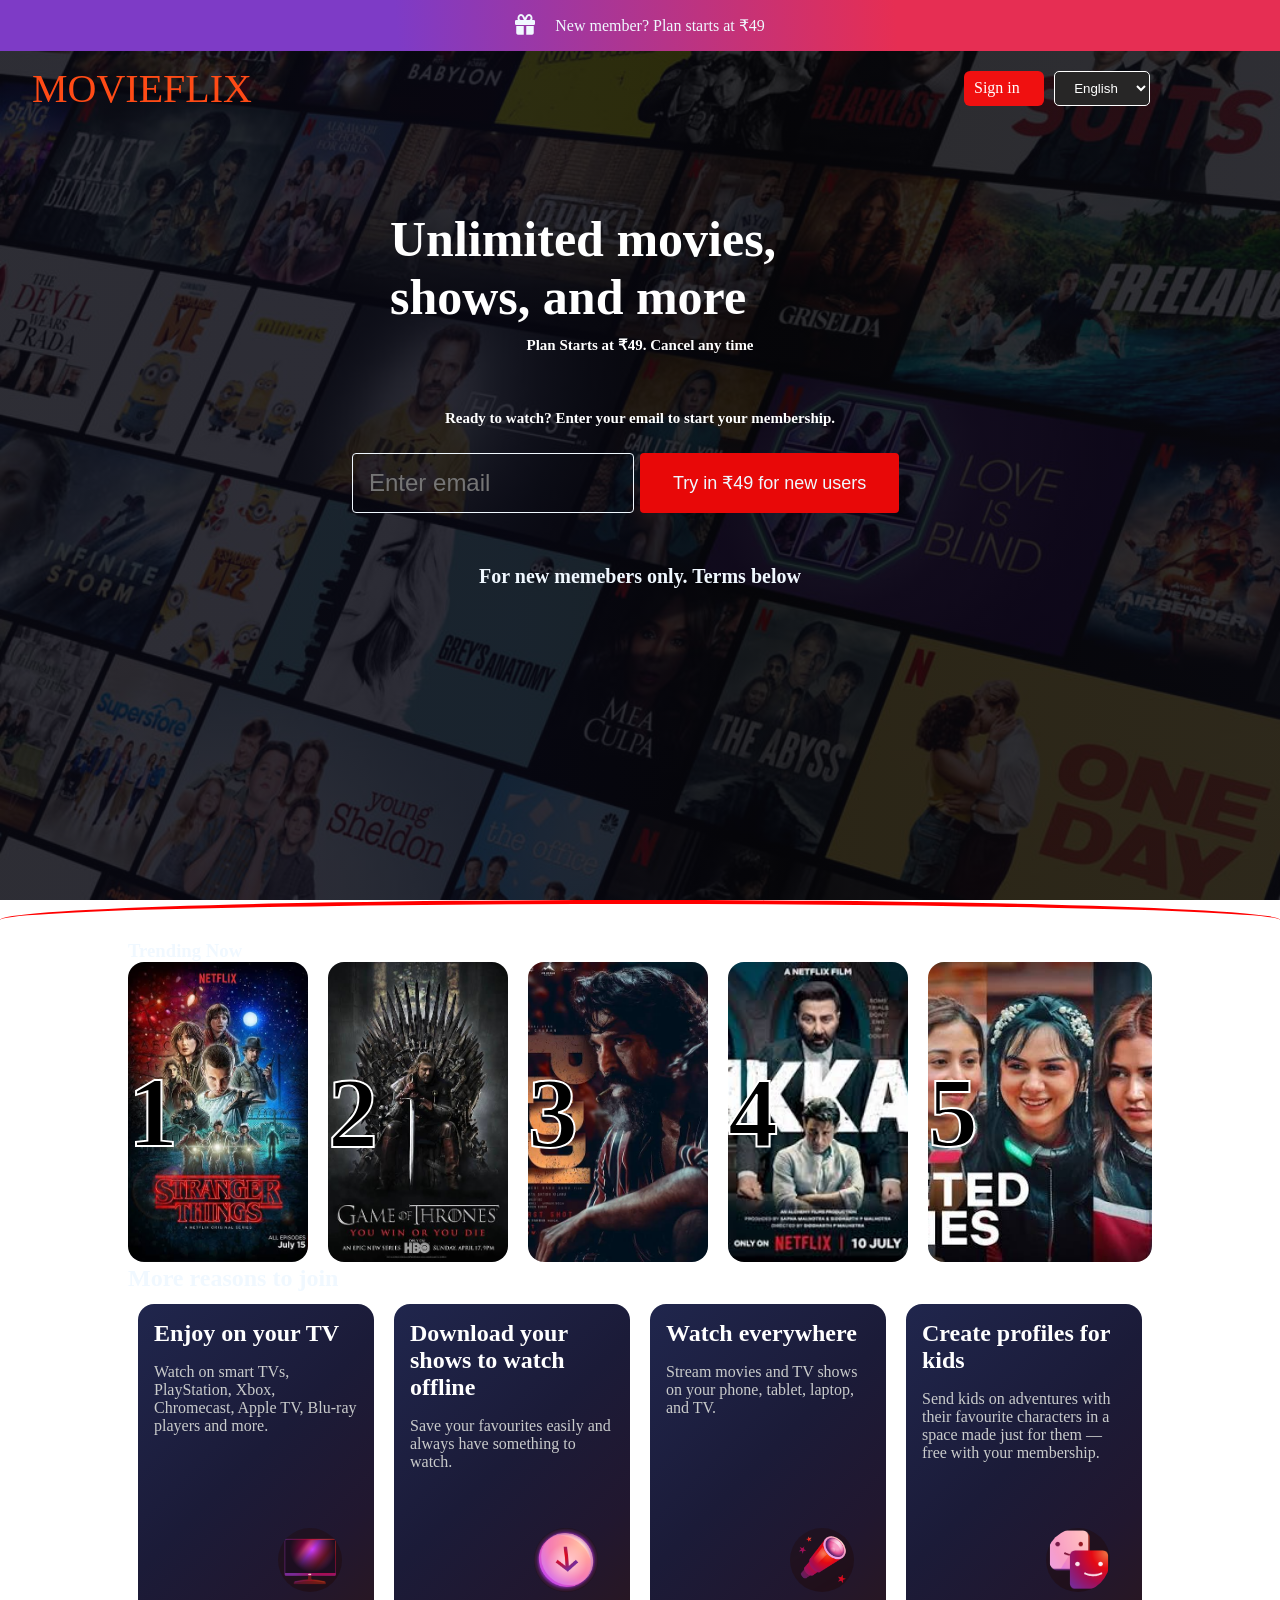
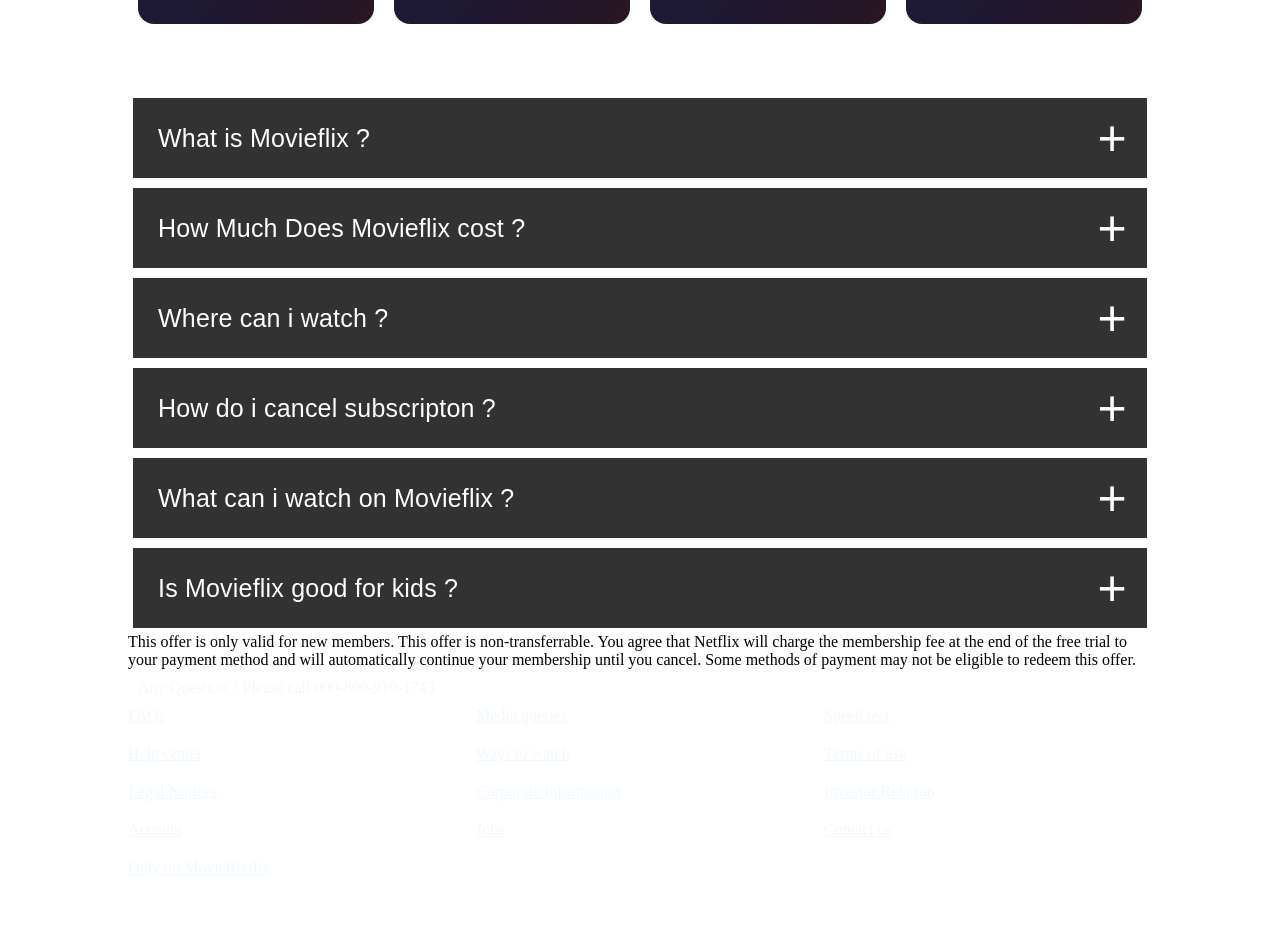
<file: index.html>
<!DOCTYPE html>
<html lang="en">
<head>
    <meta charset="UTF-8">
    <meta name="viewport" content="width=device-width, initial-scale=1.0">
    <title>Document</title>
    <link rel="stylesheet" href="index.css">
     <link rel="stylesheet"
      href="https://cdnjs.cloudflare.com/ajax/libs/font-awesome/6.5.2/css/all.min.css">
</head>
    <body>
             <div class="header11">
         <div class="imgcontainer11">  
            <!-- <img src="giftt.jpg" class="actimage11"> -->
             <i class="fa-solid fa-gift"></i>
         </div>
         <a href="loginpage.html">New member? Plan starts at &#8377;49</a>
      </div>
         <div class="page1">
            <div class="header">
      <div class="netflix-title">
         <p class="netflix-text">MOVIEFLIX</p>
      </div>
           <div class="headerfeature">
                <div class="signinbox">
                     <a class="actsignin" id="login-btn"> Sign In</a>
                      </div>
                <div class="languagebox"> 
                   <select name="language" id="language">
                    <option value="en">English</option>
                    <option value="hi">Hindi</option>
                   </select>
                </div>
            </div>
            
           </div>

        <div class="maincontainer">
           <div class="childcontainer">
          
          <div class="Mainheading">
          <h1>  Unlimited movies, shows, and more  </h1>
          </div>
           <p> Plan Starts at &#8377;49. Cancel any time </p>
           <br>
        </br>

           <div class="mid"> <p> Ready to watch? Enter your email to start your membership.</p>
              </div>
           <div class="inputcontainer"> 
             <div class="inputbox">  <input type="text" placeholder="Enter email" class="input-email"> </div>
             <div class="inputbox">  <button id="login-btn"> Try in &#8377;49 for new users </button> </div>
           </div>
          <div> 
            <h3>For new memebers only. Terms below</h3>
          </div>
           </div>

           </div>
         </div>
         <!-- page 1 content -->

         <div class="page2">
           <div class="redline"></div>
            <div class="headerbox"> 
               <h3 id="mainheading"> Trending Now </h3>
            </div>

            <div class="contentbox">
              
               <div class="boxpage2">
                  <img src="./images/st.jpg"  class="boxpage2img">
                  <span class="number">1</span>
               </div>
                 <div class="boxpage2">
                  <img src="./images/got.jpg"  class="boxpage2img">
                  <span class="number">2</span>
               </div>
                 <div class="boxpage2">
                  <img src="./images/peddi.jpeg"  class="boxpage2img">
                  <span class="number">3</span>
               </div>
                 <div class="boxpage2">
                  <img src="./images/ikka.jpeg"  class="boxpage2img">
                  <span class="number">4</span>
               </div>
                 <div class="boxpage2">
                  <img src="./images/lockup.jpeg"  class="boxpage2img">
                  <span class="number">5</span>
               </div>

            </div>
            <!-- full screen detail -->
             <div class="image-modal">
                   <span class="close-btnn">&times;</span>
                   <img class="modal-img">
                   <div class="modal-detail">
                     <div class="detail-top">
                        <span class="year">2026</span>
                        <span class="movie-type">Action</span>
                        <span class="ager"> U/A 13+</span>
                     </div>
                     <div class="detail-bottom">
                        Lorem ipsum dolor sit amet consectetur adipisicing elit. Placeat, facere!
                     </div>
                        <a class="detail-btn" href="loginpage.html" id="login-btn"> Try 14 days for  &#8377;0</a>
                   </div>

             </div>

          <div class="about">

          <div id="mainheading2"> 
            <h2> More reasons to join</h2>
          </div>

            <div class="reasontojoin">

           <div class="reasonbox">
           <div class="reasontext">
            <h2>Enjoy on your TV </h2>
            <p>  Watch on smart TVs, PlayStation, Xbox, Chromecast, Apple TV, Blu-ray players and more. 
                </p>
                    </div>
            <div class="reasonimgbox">
              
              <div class="imgposition">
             <img src="./images/tvclone.jpg" >
              </div>
            </div>
         </div>

           <div class="reasonbox">
           <div class="reasontext">
            <h2>Download your shows to watch offline </h2>
            <p> Save your favourites easily and always have something to watch.

            </p>
            </div>
            <div class="reasonimgbox">
               <div class="imgposition">
                <!-- <img src="reasonimg.jpeg" class="actreasonimg"> -->
                <img src="./images/downloadclone.png" alt="">

              </div>
            </div>


         </div>

           <div class="reasonbox">
           <div class="reasontext">
            <h2>Watch everywhere</h2>
            <p> Stream movies and TV shows on your phone, tablet, laptop, and TV.

            </p>
            </div>
                 <div class="reasonimgbox">
               <div class="imgposition">
                 <img src="./images/3rdimageclone.png" alt="">
              </div>
            </div>


         </div>

           <div class="reasonbox">
           <div class="reasontext">
            <h2> Create profiles for kids </h2>
            <p> Send kids on adventures with their favourite characters in a space made just for them — free with your membership.
            </p>
              </div>
            <div class="reasonimgbox">
               <div class="imgposition">
              <img src="./images/kidsclone.png" alt="">
              </div>
         </div>


         </div>


            </div>
            </div>
         </div>

         <!-- page 2 content -->

      <div class="page3">   
           
      <div class="page3header">
        <h2> Frequently Asked Question </h2>  
      </div>

      <div class="Questions">
      
         <div class="actquestion">
            <h2>What is Movieflix ?</h2>
            <i class="fa-solid fa-plus" id="plus-icon"></i> 
         </div>
         <div class="answer">
            Movieflix is a streaming service that offers a wide variety of award-winning TV shows, movies, anime, documentaries and more – on thousands of internet-connected devices.

You can watch as much as you want, whenever you want, without a single ad – all for one low monthly price. There's always something new to discover, and new TV shows and movies are added every week!
         </div>

         <div class="actquestion">
            <h2>  How Much Does Movieflix cost ?</h2>
             <i class="fa-solid fa-plus" id="plus-icon"></i>
         </div>
         <div class="answer">
            New members can try Movieflix for ₹49. After the free trial ends, your plan will automatically renew at the regular price depending on the plan you select. Plans range from ₹149 to ₹649.

Watch Movieflixflix on your smartphone, tablet, Smart TV, laptop or streaming device. No extra costs, cancel at anytime.
         </div>

         <div class="actquestion" > 
            <h2> Where can i watch ? </h2>
             <i class="fa-solid fa-plus" id="plus-icon"></i>
         </div>
         <div class="answer">
            Watch anywhere, anytime. Sign in with your Netflix account to watch instantly on the web at Movieflixflix.com from your personal computer or on any internet-connected device that offers the Movieflix app, including smart TVs, smartphones, tablets, streaming media players and game consoles.
You can also download your favourite shows with the iOS or Android app. Use downloads to watch while you're on the go and without an internet connection. Take Movieflix with you anywhere.
         </div>

         <div class="actquestion" > 
            <h2> How do i cancel subscripton ?</h2>
             <i class="fa-solid fa-plus" id="plus-icon"></i>
         </div>
         <div class="answer">
           <p> Movieflix is flexible. You can easily cancel your account online in two clicks. There are no cancellation fees – start or stop your account </p>

         </div>

         <div class="actquestion">
            <h2>  What can i watch on Movieflix ?</h2>
             <i class="fa-solid fa-plus" id="plus-icon"></i>
         </div>
         <div class="answer">
            Movieflix has an extensive library of feature films, documentaries, shows, anime, award-winning Netflix originals, and more. Watch as much as you want, anytime you want.
         </div>

         <div class="actquestion"> 
            <h2> Is Movieflix good for kids ? </h2>
             <i class="fa-solid fa-plus" id="plus-icon"></i>
         </div>
         <div class="answer">
            The Movieflix Kids experience is included in your membership to give parents control while kids enjoy family-friendly TV shows and films in their own space.

Kids profiles come with PIN-protected parental controls that let you restrict the maturity rating of content kids can watch and block specific titles you don’t want kids to see.
         </div>
        
          <div class="page3footer">  
            <p>This offer is only valid for new members. This offer is non-transferrable. You agree that Netflix will charge the membership fee at the end of the free trial to your payment method and will automatically continue your membership until you cancel. Some methods of payment may not be eligible to redeem this offer.</p>
          </div>
         </div>
         
        <!-- page 3 content -->
         <div class="page4"> 
            <div class="page4header"> 
           <p> Any Question ? Please call  <a> 000-800-919-1743</a></p>
            </div>

            <div class="specialfeaturs">
               <a >FAQs</a>
               <a >Media queries</a>
               <a> Speed test </a>
               <a href="">Help center </a>
               <a href="">Ways to watch</a>
               <a href="">Terms of use </a>
               <a href=""> Legal Notices</a>
               <a href="">Corporate Information</a>
               <a href=""> Investor Relation </a>
               <a href="">Account </a>
               <a href=""> Jobs</a>
               <a href="">Contact us</a>
               <a href="">Only on Movieflixflix</a>
         
        </div>
           <div class="page4footer">
             <p >© 2026 Nitin Maurya. Movieflix is an educational portfolio project -Not Affiliated with Netflix</p>
           </div>
            </div>
        </div>
        
        <script src="script.js"></script>
    </body>
    </html>
</file>
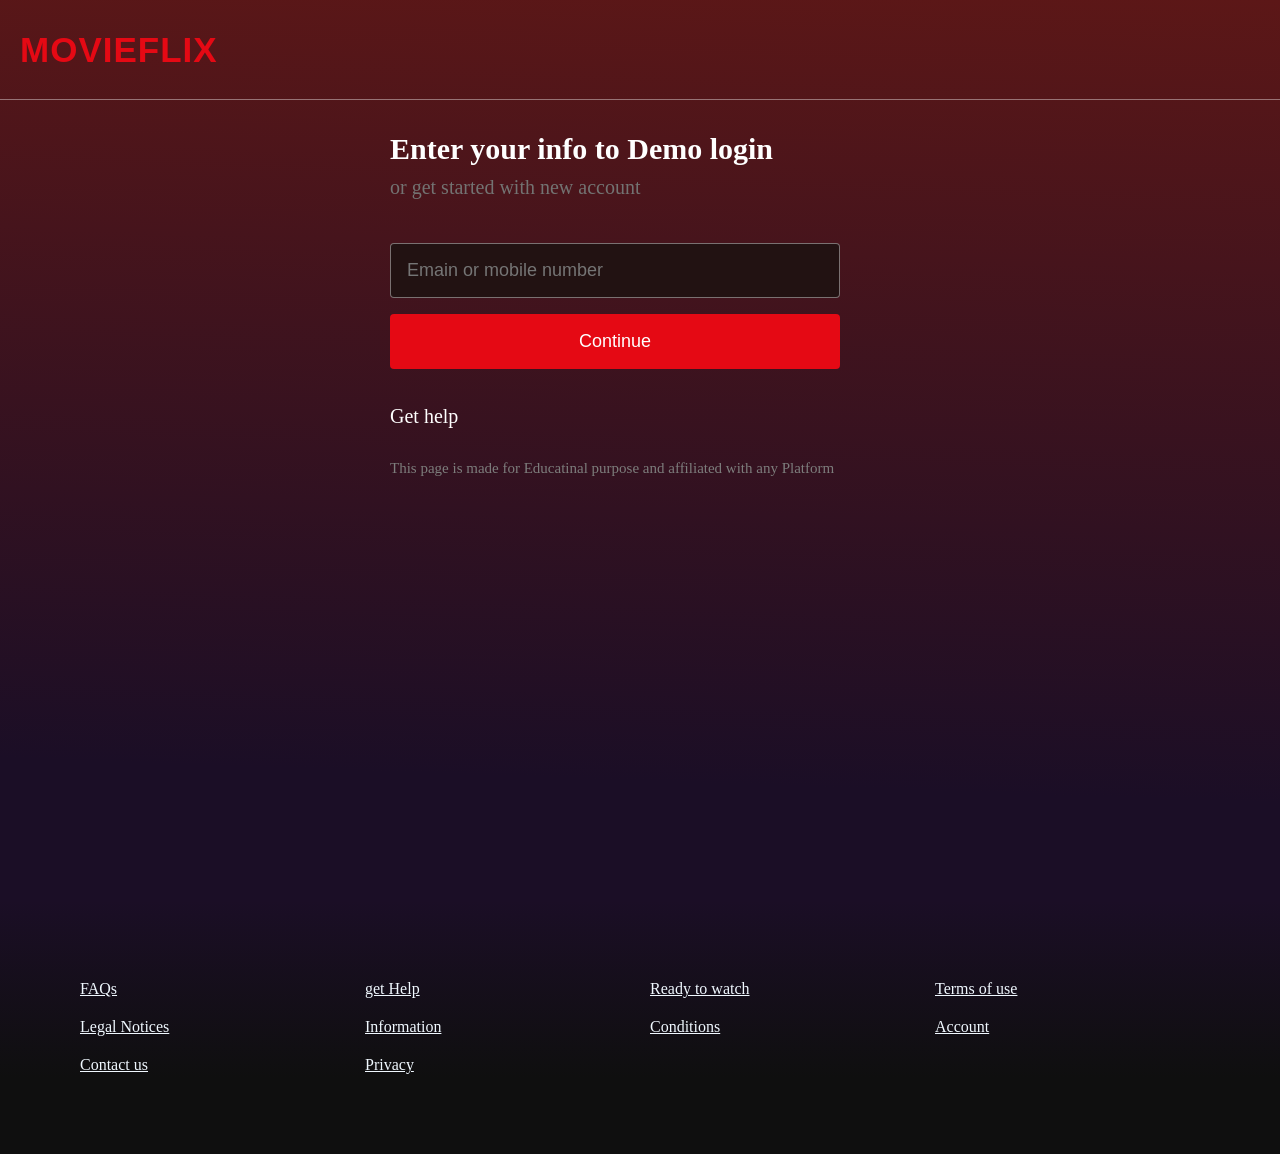
<file: loginpage.html>
<!DOCTYPE html>
 <html lang="en">
 <head>
    <meta charset="UTF-8">
    <meta name="viewport" content="width=device-width, initial-scale=1.0">
    <title>Login Page</title>
    <link rel="stylesheet" href="loginpage.css">
 </head>
 <body>
    <div class="page1">
    <div class="navbar">
        <h1>MOVIEFLIX</h1>
    </div>

    <div class="mid">
        <div class="mid-top">
            <h1>Enter your info to Demo login</h1>
            <p>or get started with new account</p>
        </div>
        <div class="mid-info">
            <div>
            <p class="error"></p>
            <input type="text" placeholder="Emain or mobile number" class="input">
            </div>
            <button class="input-btn">Continue</button>
        </div>
        <div class="mid-bottom">
         <a href="">Get help</a>
         <small>This page is made for Educatinal purpose and affiliated with any Platform</small>
        </div>
    </div>
    </div>

     <div class="footer">
               <a href="">FAQs</a>
               <a href=""> get Help</a>
               <a href="">Ready to watch</a>
               <a href="">Terms of use</a>
               <a href="">Legal Notices</a>
               <a href=""> Information</a>
               <a href=""> Conditions </a>
               <a href="">Account </a>
               <a href="">Contact us</a>
               <a href="">Privacy</a>  
        </div>
    

        <script src="login.js"></script>
 </body>
 </html>
</file>
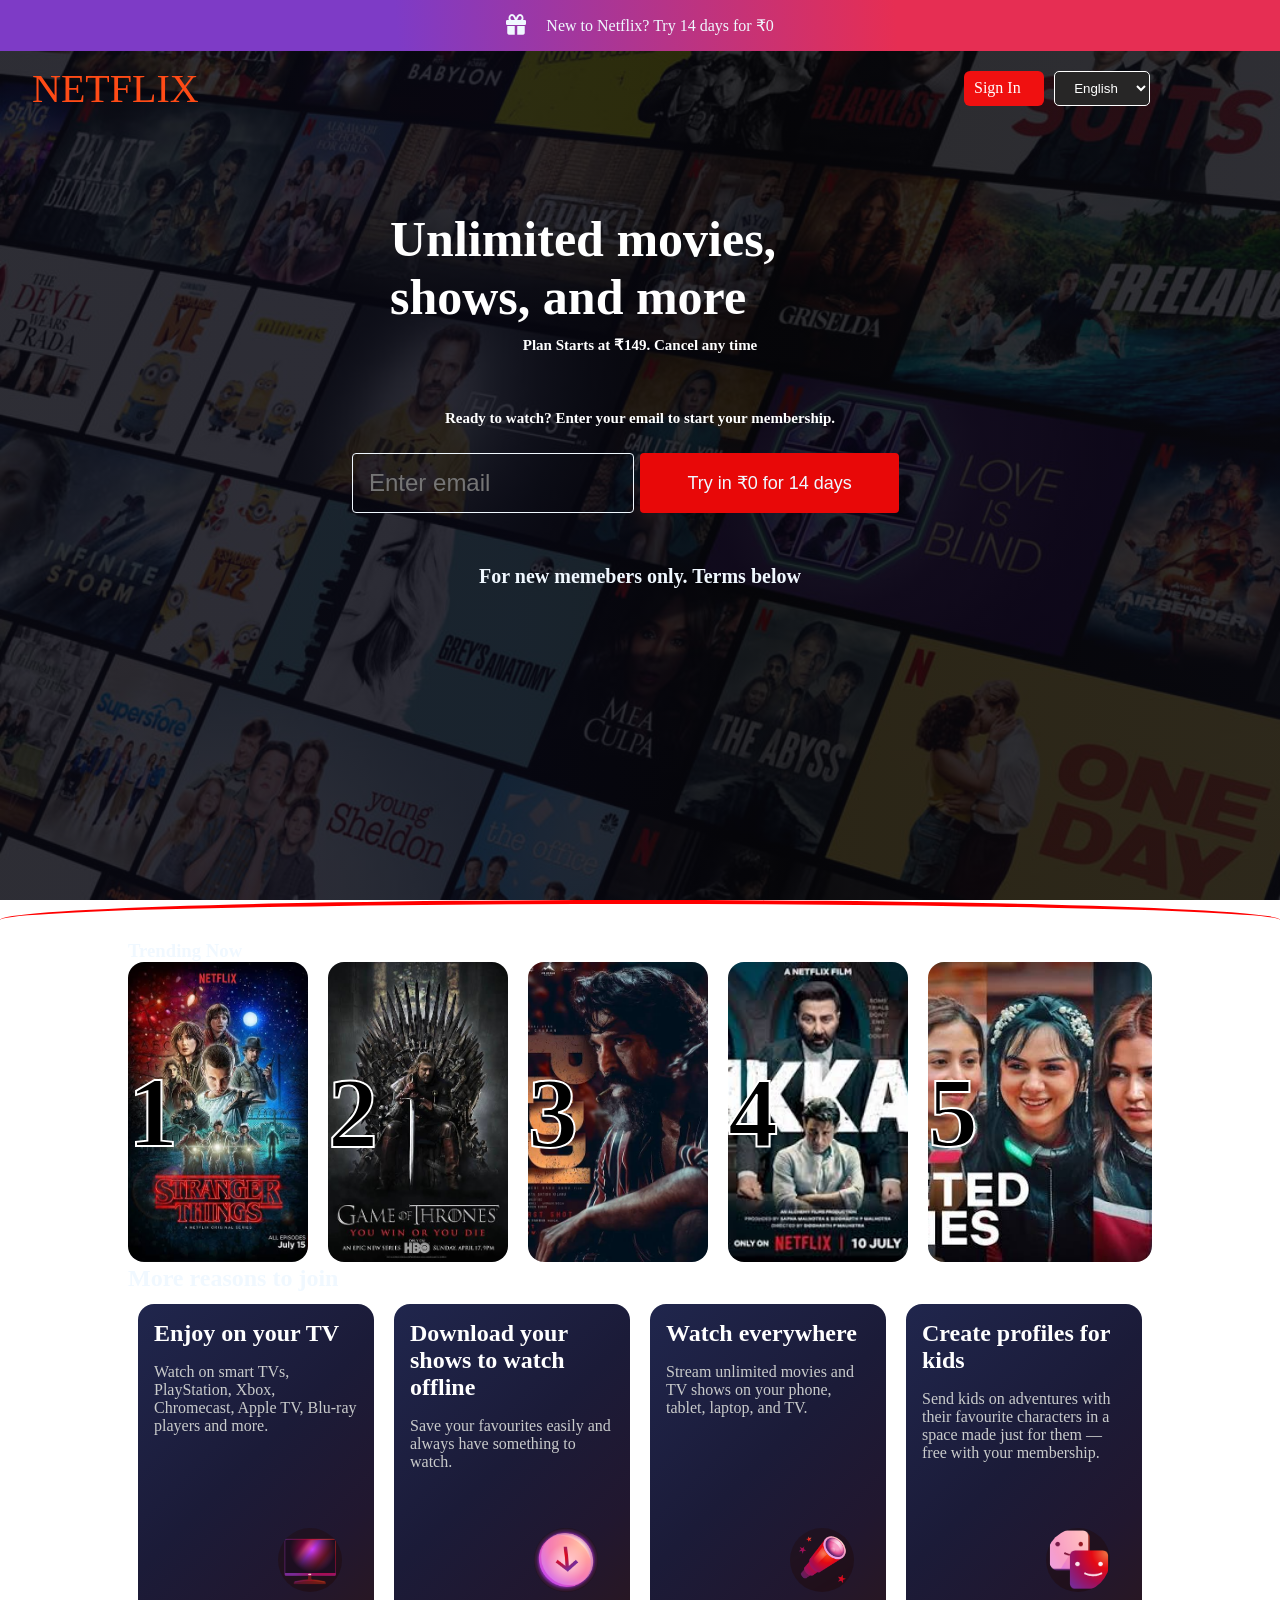
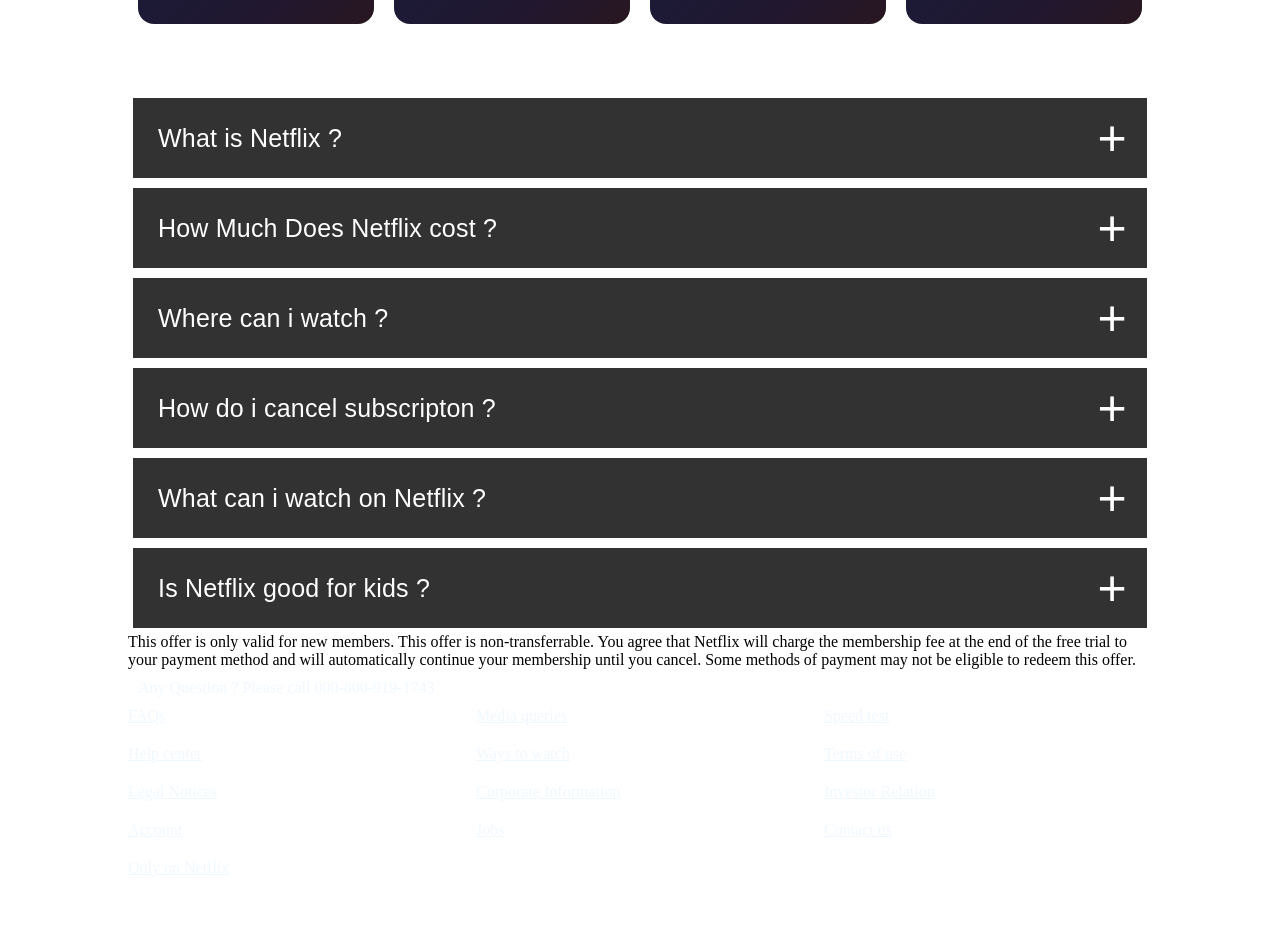
<file: Netflixclone.html>
<!DOCTYPE html>
<html lang="en">
<head>
    <meta charset="UTF-8">
    <meta name="viewport" content="width=device-width, initial-scale=1.0">
    <title>Document</title>
    <link rel="stylesheet" href="Netflixclone.css">
     <link rel="stylesheet"
      href="https://cdnjs.cloudflare.com/ajax/libs/font-awesome/6.5.2/css/all.min.css">
</head>
    <body>
             <div class="header11">
         <div class="imgcontainer11">  
            <!-- <img src="giftt.jpg" class="actimage11"> -->
             <i class="fa-solid fa-gift"></i>
         </div>
         <a href="loginpage.html"> New to Netflix? Try 14 days for &#8377;0</a>
      </div>
         <div class="page1">
            <div class="header">
      <div class="netflix-title">
         <p class="netflix-text">NETFLIX</p>
      </div>
           <div class="headerfeature">
                <div class="signinbox">
                     <a class="actsignin" href="loginpage.html"> Sign In</a>
                      </div>
                <div class="languagebox"> 
                   <select name="language" id="language">
                    <option value="en">English</option>
                    <option value="hi">Hindi</option>
                    <option value="fr">Marathi</option>
                    <option value="es">Bengali</option>
                    <option value="pj">Punjabi</option>
                   </select>
                </div>
            </div>
            
           </div>

        <div class="maincontainer">
           <div class="childcontainer">
          
          <div class="Mainheading">
          <h1>  Unlimited movies, shows, and more  </h1>
          </div>
           <p> Plan Starts at &#8377;149. Cancel any time</p>
           <br>
        </br>

           <div class="mid"> <p> Ready to watch? Enter your email to start your membership.</p>
              </div>
           <div class="inputcontainer"> 
             <div class="inputbox">  <input type="text" placeholder="Enter email" class="input-email"> </div>
             <div class="inputbox">  <button> Try in &#8377;0 for 14 days </button> </div>
           </div>
          <div> 
            <h3>For new memebers only. Terms below</h3>
          </div>
           </div>

           </div>
         </div>
         <!-- page 1 content -->

         <div class="page2">
           <div class="redline"></div>
            <div class="headerbox"> 
               <h3 id="mainheading"> Trending Now </h3>
            </div>

            <div class="contentbox">
              
               <div class="boxpage2">
                  <img src="./images/st.jpg"  class="boxpage2img">
                  <span class="number">1</span>
               </div>
                 <div class="boxpage2">
                  <img src="./images/got.jpg"  class="boxpage2img">
                  <span class="number">2</span>
               </div>
                 <div class="boxpage2">
                  <img src="./images/peddi.jpeg"  class="boxpage2img">
                  <span class="number">3</span>
               </div>
                 <div class="boxpage2">
                  <img src="./images/ikka.jpeg"  class="boxpage2img">
                  <span class="number">4</span>
               </div>
                 <div class="boxpage2">
                  <img src="./images/lockup.jpeg"  class="boxpage2img">
                  <span class="number">5</span>
               </div>

            </div>
            <!-- full screen detail -->
             <div class="image-modal">
                   <span class="close-btnn">&times;</span>
                   <img class="modal-img">
                   <div class="modal-detail">
                     <div class="detail-top">
                        <span class="year">2026</span>
                        <span class="movie-type">Action</span>
                        <span class="ager"> U/A 13+</span>
                     </div>
                     <div class="detail-bottom">
                        Lorem ipsum dolor sit amet consectetur adipisicing elit. Placeat, facere!
                     </div>
                        <a class="detail-btn" href="loginpage.html"> Try 14 days for  &#8377;0</a>
                   </div>

             </div>

          <div class="about">

          <div id="mainheading2"> 
            <h2> More reasons to join</h2>
          </div>

            <div class="reasontojoin">

           <div class="reasonbox">
           <div class="reasontext">
            <h2>Enjoy on your TV </h2>
            <p>  Watch on smart TVs, PlayStation, Xbox, Chromecast, Apple TV, Blu-ray players and more. 
                </p>
                    </div>
            <div class="reasonimgbox">
              
              <div class="imgposition">
             <img src="./images/tvclone.jpg" >
              </div>
            </div>
         </div>

           <div class="reasonbox">
           <div class="reasontext">
            <h2>Download your shows to watch offline </h2>
            <p> Save your favourites easily and always have something to watch.

            </p>
            </div>
            <div class="reasonimgbox">
               <div class="imgposition">
                <!-- <img src="reasonimg.jpeg" class="actreasonimg"> -->
                <img src="./images/downloadclone.png" alt="">

              </div>
            </div>


         </div>

           <div class="reasonbox">
           <div class="reasontext">
            <h2>Watch everywhere</h2>
            <p> Stream unlimited movies and TV shows on your phone, tablet, laptop, and TV.

            </p>
            </div>
                 <div class="reasonimgbox">
               <div class="imgposition">
                 <img src="./images/3rdimageclone.png" alt="">
              </div>
            </div>


         </div>

           <div class="reasonbox">
           <div class="reasontext">
            <h2> Create profiles for kids </h2>
            <p> Send kids on adventures with their favourite characters in a space made just for them — free with your membership.
            </p>
              </div>
            <div class="reasonimgbox">
               <div class="imgposition">
              <img src="./images/kidsclone.png" alt="">
              </div>
         </div>


         </div>


            </div>
            </div>
         </div>

         <!-- page 2 content -->

      <div class="page3">   
           
      <div class="page3header">
        <h2> Frequently Asked Question </h2>  
      </div>

      <div class="Questions">
      
         <div class="actquestion">
            <h2>What is Netflix ?</h2>
            <i class="fa-solid fa-plus" id="plus-icon"></i> 
         </div>
         <div class="answer">
            Netflix is a streaming service that offers a wide variety of award-winning TV shows, movies, anime, documentaries and more – on thousands of internet-connected devices.

You can watch as much as you want, whenever you want, without a single ad – all for one low monthly price. There's always something new to discover, and new TV shows and movies are added every week!
         </div>

         <div class="actquestion">
            <h2>  How Much Does Netflix cost ?</h2>
             <i class="fa-solid fa-plus" id="plus-icon"></i>
         </div>
         <div class="answer">
            New members can try 14 days of Netflix for ₹0. After the free trial ends, your plan will automatically renew at the regular price depending on the plan you select. Plans range from ₹149 to ₹649.

Watch Netflix on your smartphone, tablet, Smart TV, laptop or streaming device. No extra costs, cancel at anytime.
         </div>

         <div class="actquestion" > 
            <h2> Where can i watch ? </h2>
             <i class="fa-solid fa-plus" id="plus-icon"></i>
         </div>
         <div class="answer">
            Watch anywhere, anytime. Sign in with your Netflix account to watch instantly on the web at netflix.com from your personal computer or on any internet-connected device that offers the Netflix app, including smart TVs, smartphones, tablets, streaming media players and game consoles.
You can also download your favourite shows with the iOS or Android app. Use downloads to watch while you're on the go and without an internet connection. Take Netflix with you anywhere.
         </div>

         <div class="actquestion" > 
            <h2> How do i cancel subscripton ?</h2>
             <i class="fa-solid fa-plus" id="plus-icon"></i>
         </div>
         <div class="answer">
           <p> Netflix is flexible. You can easily cancel your account online in two clicks. There are no cancellation fees – start or stop your account </p>

         </div>

         <div class="actquestion">
            <h2>  What can i watch on Netflix ?</h2>
             <i class="fa-solid fa-plus" id="plus-icon"></i>
         </div>
         <div class="answer">
            Netflix has an extensive library of feature films, documentaries, shows, anime, award-winning Netflix originals, and more. Watch as much as you want, anytime you want.
         </div>

         <div class="actquestion"> 
            <h2> Is Netflix good for kids ? </h2>
             <i class="fa-solid fa-plus" id="plus-icon"></i>
         </div>
         <div class="answer">
            The Netflix Kids experience is included in your membership to give parents control while kids enjoy family-friendly TV shows and films in their own space.

Kids profiles come with PIN-protected parental controls that let you restrict the maturity rating of content kids can watch and block specific titles you don’t want kids to see.
         </div>
        
          <div class="page3footer">  
            <p>This offer is only valid for new members. This offer is non-transferrable. You agree that Netflix will charge the membership fee at the end of the free trial to your payment method and will automatically continue your membership until you cancel. Some methods of payment may not be eligible to redeem this offer.</p>
          </div>
         </div>
         
        <!-- page 3 content -->
         <div class="page4"> 
            <div class="page4header"> 
           <p> Any Question ? Please call  <a> 000-800-919-1743</a></p>
            </div>

            <div class="specialfeaturs">
               <a >FAQs</a>
               <a >Media queries</a>
               <a> Speed test </a>
               <a href="">Help center </a>
               <a href="">Ways to watch</a>
               <a href="">Terms of use </a>
               <a href=""> Legal Notices</a>
               <a href="">Corporate Information</a>
               <a href=""> Investor Relation </a>
               <a href="">Account </a>
               <a href=""> Jobs</a>
               <a href="">Contact us</a>
               <a href="">Only on Netflix</a>
         
        </div>
           <div class="page4footer">
             <p >© 2026 Nitin Maurya. Netflix Landing page project.</p>
           </div>
            </div>
        </div>
        




        <script src="script.js"></script>
    </body>
    </html>
</file>
<file: index.css>
*{
    margin: 0;
    padding: 0;
    box-sizing: border-box;
}
body{
    padding:0;
    margin:0;
    transition: all 400ms ease;
}
@view-transition{
   navigation:auto;
}
button{
    cursor: pointer;
}
.header11{
    width: 100%;
    height: 3.2rem;
    display: flex;
    position: fixed;
    z-index: 100;
    gap:20px;
    justify-content: center;
    align-items: center;
    background: #8A54C2;
    background: linear-gradient(86deg, rgb(126, 59, 198) 31%, rgb(230, 46, 83) 70%);
}
i{
    color: aliceblue;
    font-size: 20px;
}
a{
    color: aliceblue;
    font-family: fantasy;
    cursor: pointer;
    text-decoration: none;
}
.page1{
     background:linear-gradient(to right,rgba(9, 9, 18, 0.8), rgba(8, 8, 20, 0.8) 40%,rgba(6, 6, 10, 0.8)60%,rgba(10, 10, 17, 0.8)),
      url("./images/netflixbgimg.jpg");
    background-repeat: no repeat;
    background-size: cover;
    background-position: center;
    min-height: 100vh;
}
.header{
    width:100%;
    height: 10rem;
    display: flex;
    gap:15px;
    justify-content:space-between;
    align-items: center;     
}
.netflix-title{
    margin-top:1rem;
    margin-left: 2rem;
}
.netflix-text{
    font-size:40px;
    color: #ff4b16;
}
.headerfeature{
    margin-top: 1rem;
    margin-right: 1rem;
    display: flex;
    align-self:center;
    gap: 10px;
    height:35px;
    width:300px;
}
.signinbox{
 width:80px;
 border:none;
 border-radius:6px;
 display:flex;
 justify-content: center;
 align-items: center;
 background-color: rgb(240, 16, 16);

}  
.actsignin{
    display: flex;
    align-items: center;
    color:white;
    width: 60px;
    text-align: center;
}
#language{
    color: white;
    background: #272626;
    border: 1px solid white;
    border-radius: 5px;
    text-align: center;
    text-align-last: center;
    width:6rem;
    height:2.2rem;
}
.maincontainer{
   width:500px;
   height:70%;
   margin:0 auto;
   padding-top:50px;
}
.childcontainer{
   display: flex;
   flex-direction: column;
   justify-content: center;
   align-items: center;
}
.Mainheading{
    font-family: fantasy;
    color:white;
    font-size: 25px;
    font-weight: 900;
}
.childcontainer p{
     font-family:fantasy;
     color:white;
     padding: 10px;
     font-size: 15px;
     font-weight: bold;
}
.childcontainer h3{
    font-size: 20px;
    font-family: fantasy;
    color:aliceblue;
}
.input-email{
    border: 1px solid aliceblue;
    padding-left: 1rem;
    border-radius:4px;
    margin: 0 auto;
    width: 98%;
    height: 60%;
    font-size: 1.5rem;
    background-color: transparent;
    color:azure;
}
.inputcontainer{
    margin-top: 1rem;
    display: flex;
    width:36rem;
    height:7rem;
}
.inputbox{
    border-radius:4px;
    margin: 0 auto;
    width:99%;
    height:90%;
    font-size:1.5rem;
    background-color: transparent;
    color:azure;
}
.inputbox button{
     background-color: rgb(232, 8, 8);
     font-size:large;
     overflow: hidden;
     border-radius: 4px;
     color: aliceblue;
     height: 60%;
     width: 90%;
     border: none;
}
 .page2{
  background: 
  linear-gradient(to bottom,
  #06041f
  ),
  url("")
 }
 .redline{
    width: 100%;
    height: 40px;
    border-top: 4px solid red;
    border-radius:60%;
    box-shadow:0,0,10px red;
 }
 .headerbox{
   width:80%;
   margin: 0 auto;

 }
 #mainheading{
    font-family: fantasy;
    color: aliceblue;
 }
 #mainheading2{
    width:80%;
    margin: 0 auto;
    height: 2rem;
    display: flex;
    align-items: center;
}
#mainheading2 h2{
   font-family: fantasy;
   color: aliceblue;  
}
 .contentbox{
    width:80%;
    margin: auto;
    display: flex;
    gap:20px;
    overflow: hidden;
 }
 .boxpage2{
    position: relative;
    z-index: 1;
   min-width: 180px;
   height: 300px;
   display: flex;
   justify-items: center;
   align-items: center;
   transition: transform 0.3s ease;
 }
 .image-modal{
   display: none;
   position:fixed;
   inset:0;
   z-index: 1000;
   background: rgba(0,0,0,0.7);
   backdrop-filter:blur(6px);
   flex-direction: column;
   justify-content: center;
   align-items: center;
   height: 600px;
   width: 650px;
   margin: 2rem auto;
   border-radius: 8px;
 }
 .modal-img{
   position: absolute;
   width: 650px;
   height: 600px;
   object-fit: cover;
   border-radius: 8px;
 }
 .modal-detail{
   width: 100%;
   bottom:0px;
   height:600px;
   background: linear-gradient(to top,#181818 20%,transparent 100%);
   z-index:2000;
   display: flex;
   flex-direction: column; 
   justify-content:end;
 }
 .detail-top{
   margin-left:2rem;
 }
 .detail-bottom{
   margin: 2rem;
   margin-bottom:6rem;
   color: white;
 }
 .detail-btn{
   margin-bottom: 1rem;
   margin-left: 2rem;
   padding: 1rem;
   border: none;
   border-radius: 5px;
   background-color: #ff4b16;
   width:170px;
 }
 .detail-top span{
   border-radius:3px;
   background: #323232;
   color: #fff;
   font-size: smaller;
   padding:0.5rem;
   transition: all 300ms ease;
 }
 .detail-top span:hover{
   background: #272626;
 }
 .close-btnn{
   display: flex;
   justify-content: center;
   align-items: center;
   position:absolute;
   z-index:2001;
   height: 40px;
   width: 40px;
   font-size: 35px;
   border-radius: 50%;
   top: 15px;
   right: 15px;
   color:white;
   cursor: pointer;
   transition: all 300ms ease;
 }
 .close-btnn:hover{
   background:#565555;
 }
 .number{
    position: absolute;
    /* left: 60px;
    bottom:-10px; */
    font-family: fantasy;
    font-size: 100px;
    font-weight: bold;
    color: black;

    -webkit-text-stroke: 2px white;
 }
 .boxpage2:hover{
    cursor: pointer;
   transform: scale(1.07);
 }
 .boxpage2img{
    object-fit: cover;
    object-position: center;
    height: 100%;
    width:100%;
    border-radius: 1rem;
 }
 .reasontojoin{
    display: grid;
    grid-template-columns: repeat(4,1fr);
    width: 80%;
    margin: 0 auto;
    height: 100%;
 }
 @media (max-width: 1000px) {
    .reasontojoin{
        grid-template-columns: repeat(2,1fr);
    }
 }
 .reasonbox{
    display:grid;
    height:20rem;
    grid-template-rows: repeat(2,1fr);
    background: linear-gradient(135deg,#20264d 0%, #1b1b38 48%,#21172f 78%, #291721 100%);
    border-radius:1rem;
    margin: 10px;
    padding: 1rem;
 }
 .reasontext h2{
        font-family:fantasy;
        font-weight:bold;
        color:white;
        margin-bottom: 1rem;
 }
 .reasontext p{
        font-family:fantasy;
        color:rgb(201, 203, 203);
 }
 .reasonimgbox{
    display:flex; 
    justify-content:end;
    align-items: end;
 }
 .imgposition{
    height: 4rem;
    width: 4rem;
    overflow:hidden;
    margin: 1rem;
 }
 .imgposition img{
   object-fit: cover;
   height:100%;
   width: 100%;
   border-radius:50%;
 }
 .actreasonimg{
    object-fit: cover;
    height: 100%;
    width:100%;
 }
  .page3{
     background: 
     linear-gradient(to bottom,
         #020024
         ),
        url("")
        }
 .page3header{
    width:80%;
    margin: auto;
    padding: 1rem;
    font-family: fantasy;
    color:white;
 }

 .Questions{
    width:80%;
    display:grid;
    grid-template-columns: 1fr;
    margin:0 auto;
    overflow: none;
 }
 #plus-icon{
   transition: transform 0.3s ease;
 }
 #plus-icon.active{
   transform: rotate(45deg);
 }
 .answer{
    display: none;
    width:99%;
    margin: -2px auto;
    background: #323232;
    transition: all 400ms ease,padding 0.4s ease;
    font-size:25px;
    color:#fff;
    font-family: Arial, Helvetica, sans-serif;
    font-weight: 400;
    letter-spacing:0.2px;
    line-height: 1.4;
    padding: 20px 25px;
 }
 .actquestion.active +.answer{
    display: block;
    max-height: 400px;
    padding: 20px;
 }
 .actquestion{
    display: flex;
    justify-content:space-between;
    cursor: pointer;
    margin:5px;
    background-color: #323232;
    align-items: center;
    height: 5rem;
 }
 .actquestion:hover{
    background-color: rgb(76, 75, 75);
    transition-duration: 500ms;
    transition-timing-function: ease;
 }
 .actquestion i{
    font-size:50px;
    color:#fff;
    font-family: Arial, Helvetica, sans-serif;
    font-weight: 400;
    letter-spacing:0.2px;
    line-height: 1.4;
    margin-right: 20px;
 }
 .actquestion h2{
    font-size:25px;
    color:#fff;
    font-family: Arial, Helvetica, sans-serif;
    font-weight: 400;
    letter-spacing:0.2px;
    line-height: 1.4;
    padding: 20px 25px;
 }
.page4header p{
    color: aliceblue;
    width: 80%;
    padding: 10px;
    margin: auto;
}
.specialfeaturs{
    display:grid;
    grid-template-columns: repeat(auto-fit,minmax(250px,1fr));
    gap:20px;
    margin: 0 auto;
    width: 80%;
}
.specialfeaturs a{
    text-decoration: underline;
    color: aliceblue;
}
.specialfeaturs a:hover{
    color: blue;
    transition: all 300ms ease;
}
.page4footer{
    display: flex;
    justify-content: center;
    padding: 1rem;
    color: #fff;
}




@media(max-width:600px){
.page1{
    min-height: 100%;
}
.netflix-title{
    margin-top:1rem;
    margin-left:1rem;
    margin-right: 2rem;
}
.netflix-text{
    font-size:25px;
}
.maincontainer{
    display: flex;
    justify-content: center;
    align-items: center;
    padding-left: 2rem;
    width: 100%;
}
.childcontainer{
    width: 100%;
}
.Mainheading{
  font-size: 15px;
}
.inputcontainer{
    display: flex;
    flex-direction: column;
    align-items: center;
    justify-content: center;
    width: 100%;
    height: 8rem;
}
.inputbox{
    width:90%;
}
 .contentbox{
    width:80%;
    margin: auto;
    display: flex;
    gap:20px;
    overflow:scroll;
 }
 .boxpage2{
    position: relative;
    z-index: 1;
    min-width:100px;
    height:150px;
    display: flex;
    justify-items: center;
    align-items: center;
    transition: transform 0.3s ease;
 }
 .number{
    position: absolute;
    bottom: 20px;
    font-family: fantasy;
    font-size: 50px;
    font-weight: bold;
    color: black;
    -webkit-text-stroke: 2px white;
 }
 .boxpage2:hover{
    cursor: pointer;
    transform: scale(1.05);
 }
 .boxpage2img{
    object-fit: cover;
    object-position: center;
    height: 100%;
    width:100%;
    border-radius: 1rem;
 }
 #mainheading2{
    margin-top: 1.5rem;
    font-size: 13px;
 }
 .image-modal{
   height:400px;
   width:100%;
   margin: 6rem auto;
   border-radius: 8px;
 }
 .modal-img{
   position: absolute;
   width:100%;
   height: 400px;
   object-fit: cover;
   border-radius:8px;
 }
 .modal-detail{
   width: 100%;
   bottom:0px;
   height:400px;
   background: linear-gradient(to top,#181818 20%,transparent 100%);
   z-index:2000;
   display: flex;
   flex-direction: column; 
   justify-content:end;
 }
 .detail-top{
   margin-left:1rem;
 }
 .detail-bottom{
   margin-bottom: 4rem;
 }
 .detail-btn{
   padding: 0.6rem;
 }
 .close-btnn{
   top: 15px;
   right: 15px;
 }
.reasontojoin{
        grid-template-columns: repeat(1,1fr);
    }
.reasonbox{
    display:grid;
    margin: 5px auto;
    width: 100%;
    height:13rem;
    grid-template-rows: repeat(2,1fr);
 }
.page3header{
    padding-top: 1.5rem;
    padding-bottom: 1rem;
    font-size:11px;
 }
.actquestion{
    display: flex;
    justify-content:space-between;
    min-height:4rem ;
    margin: 5px;
 }
.Questions{
    width:90%;
    display:grid;
    grid-template-columns:1fr;
    margin:auto;
    overflow: none;
 }
 .actquestion i{
    font-size: 25px;
    margin-right: 10px;
 }
 .actquestion h2{
   font-size: 20px;
 }
 .answer{
   font-size: 18px;
 }
 .page3footer{
    margin-top: 1.5rem;
    margin-bottom: 1.5rem;
 }
 .specialfeaturs{
    gap: 15px;
}
}
</file>
<file: loginpage.css>
*{
    margin: 0;
    padding: 0;
    box-sizing: border-box;
}
body{
    padding: 0;
    margin: 0;
    background: #1b0e26;
    background: linear-gradient(2deg, rgba(27, 14, 38, 1) 33%, rgba(92, 23, 23, 1) 100%);
}
.navbar{
    height: 100px;
    width: 100%;
    display: flex;
    align-items: center;
    padding-left: 20px;
    position: relative;
    border-bottom: 1px solid rgba(255, 255, 255, 0.4);
}
.page1{
    height: 100vh;
}
.navbar h1{
    color:#e50914;
    font-size:35px;
    font-family: Arial, sans-serif;
    font-weight: 900;
    letter-spacing: 1px;
}
.mid{
    width:500px;
    margin: 0 auto;
}
.mid-top{
    margin-top: 2rem ;
    margin-bottom: 1.5rem;
    color: white;
}
.mid-top h1{
    font-family: fantasy;
    font-size: 30px;
}
.mid-top p{
    color: rgb(115, 115, 114);
    font-size: 20px;
    padding-top: 10px;
}
.mid-info{
    display: grid;
    width: 90%;
    grid-template-columns: 1fr;
    height: 150px;
}
.mid-info input{
    background:rgb(34, 18, 18);
    border-radius:4px;
    height: 55px;
    width: 100%;
    border: 1px solid rgba(255, 255, 255, 0.4);
    font-size:18px;
    padding-left: 1rem;
    color: rgb(100, 100, 100);
}
.error{
    font-family: fantasy;
    color: red;
    height:20px;
    margin-bottom: 0;
    padding: 0;
}
.mid-info button{
    margin-top:0.8rem;
    font-size:18px;
    color: white;
    height: 55px;
    background-color: #e50914;
    border: none;
    border-radius: 4px;
    cursor: pointer;
}
.mid-bottom{
    display: flex;
    flex-direction: column;
    margin-top: 2rem;
}
.mid-bottom a{
    text-decoration:none;
    color: white;
    font-size: 20px;
}
.mid-bottom small{
    margin-top: 2rem;
    font-size: 15px;
    color: rgb(125, 125, 124);
    font-family: fantasy;
}
.footer{
    background:linear-gradient(to top, #0f0f0f 30%, transparent 100%);
    display:grid;
    grid-template-columns: repeat(auto-fit,minmax(250px,1fr));
    gap:20px;
    padding:5rem;
    margin: 0 auto;
    width:100%;
}
.footer a{
    color: aliceblue;
}
.footer a:hover{
    color: blue;
    transition: all 300ms ease;
}
@media (max-width:600px){

.page1{
    height: 610px;
    position: relative;
    overflow: hidden;
    }
.navbar{
    height: 60px;
    width: 100%;
}
.navbar h1{
   font-size: 25px;
}
.mid{
    width:300px;
    margin: 0 auto;
}
.error{
    font-size: small;
}
.mid-top h1{
    font-size: 25px;
}
.mid-top{
    margin-top:3rem ;
    margin-bottom:2rem;
}
.footer{
    display:grid;
    grid-template-columns: repeat(auto-fit,minmax(150px,1fr));
    gap:20px;
    padding:2rem;
    margin: 0 auto;
    width:100%;
}
}
</file>
<file: Netflixclone.css>
*{
    margin: 0;
    padding: 0;
    box-sizing: border-box;
}
body{
    padding:0;
    margin:0;
    transition: all 400ms ease;
}
@view-transition{
   navigation:auto;
}
button{
    cursor: pointer;
}
.header11{
    width: 100%;
    height: 3.2rem;
    display: flex;
    position: fixed;
    z-index: 100;
    gap:20px;
    justify-content: center;
    align-items: center;
    background: #8A54C2;
    background: linear-gradient(86deg, rgb(126, 59, 198) 31%, rgb(230, 46, 83) 70%);
}
i{
    color: aliceblue;
    font-size: 20px;
}
a{
    color: aliceblue;
    font-family: fantasy;
    cursor: pointer;
    text-decoration: none;
}
.page1{
     background:linear-gradient(to right,rgba(9, 9, 18, 0.8), rgba(8, 8, 20, 0.8) 40%,rgba(6, 6, 10, 0.8)60%,rgba(10, 10, 17, 0.8)),
      url("./images/netflixbgimg.jpg");
    background-repeat: no repeat;
    background-size: cover;
    background-position: center;
    min-height: 100vh;
}
.header{
    width:100%;
    height: 10rem;
    display: flex;
    gap:15px;
    justify-content:space-between;
    align-items: center;     
}
.netflix-title{
    margin-top:1rem;
    margin-left: 2rem;
}
.netflix-text{
    font-size:40px;
    color: #ff4b16;
}
.headerfeature{
    margin-top: 1rem;
    margin-right: 1rem;
    display: flex;
    align-self:center;
    gap: 10px;
    height:35px;
    width:300px;
}
.signinbox{
 width:80px;
 border:none;
 border-radius:6px;
 display:flex;
 justify-content: center;
 align-items: center;
 background-color: rgb(240, 16, 16);

}  
.actsignin{
    display: flex;
    align-items: center;
    color:white;
    width: 60px;
    text-align: center;
}
#language{
    color: white;
    background: #272626;
    border: 1px solid white;
    border-radius: 5px;
    text-align: center;
    text-align-last: center;
    width:6rem;
    height:2.2rem;
}
.maincontainer{
   width:500px;
   height:70%;
   margin:0 auto;
   padding-top:50px;
}
.childcontainer{
   display: flex;
   flex-direction: column;
   justify-content: center;
   align-items: center;
}
.Mainheading{
    font-family: fantasy;
    color:white;
    font-size: 25px;
    font-weight: 900;
}
.childcontainer p{
     font-family:fantasy;
     color:white;
     padding: 10px;
     font-size: 15px;
     font-weight: bold;
}
.childcontainer h3{
    font-size: 20px;
    font-family: fantasy;
    color:aliceblue;
}
.input-email{
    border: 1px solid aliceblue;
    padding-left: 1rem;
    border-radius:4px;
    margin: 0 auto;
    width: 98%;
    height: 60%;
    font-size: 1.5rem;
    background-color: transparent;
    color:azure;
}
.inputcontainer{
    margin-top: 1rem;
    display: flex;
    width:36rem;
    height:7rem;
}
.inputbox{
    border-radius:4px;
    margin: 0 auto;
    width:99%;
    height:90%;
    font-size:1.5rem;
    background-color: transparent;
    color:azure;
}
.inputbox button{
     background-color: rgb(232, 8, 8);
     font-size:large;
     overflow: hidden;
     border-radius: 4px;
     color: aliceblue;
     height: 60%;
     width: 90%;
     border: none;
}
 .page2{
  background: 
  linear-gradient(to bottom,
  #06041f
  ),
  url("")
 }
 .redline{
    width: 100%;
    height: 40px;
    border-top: 4px solid red;
    border-radius:60%;
    box-shadow:0,0,10px red;
 }
 .headerbox{
   width:80%;
   margin: 0 auto;

 }
 #mainheading{
    font-family: fantasy;
    color: aliceblue;
 }
 #mainheading2{
    width:80%;
    margin: 0 auto;
    height: 2rem;
    display: flex;
    align-items: center;
}
#mainheading2 h2{
   font-family: fantasy;
   color: aliceblue;  
}
 .contentbox{
    width:80%;
    margin: auto;
    display: flex;
    gap:20px;
    overflow: hidden;
 }
 .boxpage2{
    position: relative;
    z-index: 1;
   min-width: 180px;
   height: 300px;
   display: flex;
   justify-items: center;
   align-items: center;
   transition: transform 0.3s ease;
 }
 .image-modal{
   display: none;
   position:fixed;
   inset:0;
   z-index: 1000;
   background: rgba(0,0,0,0.7);
   backdrop-filter:blur(6px);
   flex-direction: column;
   justify-content: center;
   align-items: center;
   height: 600px;
   width: 650px;
   margin: 2rem auto;
   border-radius: 8px;
 }
 .modal-img{
   position: absolute;
   width: 650px;
   height: 600px;
   object-fit: cover;
   border-radius: 8px;
 }
 .modal-detail{
   width: 100%;
   bottom:0px;
   height:600px;
   background: linear-gradient(to top,#181818 20%,transparent 100%);
   z-index:2000;
   display: flex;
   flex-direction: column; 
   justify-content:end;
 }
 .detail-top{
   margin-left:2rem;
 }
 .detail-bottom{
   margin: 2rem;
   margin-bottom:6rem;
   color: white;
 }
 .detail-btn{
   margin-bottom: 1rem;
   margin-left: 2rem;
   padding: 1rem;
   border: none;
   border-radius: 5px;
   background-color: #ff4b16;
   width:170px;
 }
 .detail-top span{
   border-radius:3px;
   background: #323232;
   color: #fff;
   font-size: smaller;
   padding:0.5rem;
   transition: all 300ms ease;
 }
 .detail-top span:hover{
   background: #272626;
 }
 .close-btnn{
   display: flex;
   justify-content: center;
   align-items: center;
   position:absolute;
   z-index:2001;
   height: 40px;
   width: 40px;
   font-size: 35px;
   border-radius: 50%;
   top: 15px;
   right: 15px;
   color:white;
   cursor: pointer;
   transition: all 300ms ease;
 }
 .close-btnn:hover{
   background:#565555;
 }
 .number{
    position: absolute;
    /* left: 60px;
    bottom:-10px; */
    font-family: fantasy;
    font-size: 100px;
    font-weight: bold;
    color: black;

    -webkit-text-stroke: 2px white;
 }
 .boxpage2:hover{
    cursor: pointer;
   transform: scale(1.07);
 }
 .boxpage2img{
    object-fit: cover;
    object-position: center;
    height: 100%;
    width:100%;
    border-radius: 1rem;
 }
 .reasontojoin{
    display: grid;
    grid-template-columns: repeat(4,1fr);
    width: 80%;
    margin: 0 auto;
    height: 100%;
 }
 @media (max-width: 1000px) {
    .reasontojoin{
        grid-template-columns: repeat(2,1fr);
    }
 }
 .reasonbox{
    display:grid;
    height:20rem;
    grid-template-rows: repeat(2,1fr);
    background: linear-gradient(135deg,#20264d 0%, #1b1b38 48%,#21172f 78%, #291721 100%);
    border-radius:1rem;
    margin: 10px;
    padding: 1rem;
 }
 .reasontext h2{
        font-family:fantasy;
        font-weight:bold;
        color:white;
        margin-bottom: 1rem;
 }
 .reasontext p{
        font-family:fantasy;
        color:rgb(201, 203, 203);
 }
 .reasonimgbox{
    display:flex; 
    justify-content:end;
    align-items: end;
 }
 .imgposition{
    height: 4rem;
    width: 4rem;
    overflow:hidden;
    margin: 1rem;
 }
 .imgposition img{
   object-fit: cover;
   height:100%;
   width: 100%;
   border-radius:50%;
 }
 .actreasonimg{
    object-fit: cover;
    height: 100%;
    width:100%;
 }
  .page3{
     background: 
     linear-gradient(to bottom,
         #020024
         ),
        url("")
        }
 .page3header{
    width:80%;
    margin: auto;
    padding: 1rem;
    font-family: fantasy;
    color:white;
 }

 .Questions{
    width:80%;
    display:grid;
    grid-template-columns: 1fr;
    margin:0 auto;
    overflow: none;
 }
 #plus-icon{
   transition: transform 0.3s ease;
 }
 #plus-icon.active{
   transform: rotate(45deg);
 }
 .answer{
    display: none;
    width:99%;
    margin: -2px auto;
    background: #323232;
    transition: all 400ms ease,padding 0.4s ease;
    font-size:25px;
    color:#fff;
    font-family: Arial, Helvetica, sans-serif;
    font-weight: 400;
    letter-spacing:0.2px;
    line-height: 1.4;
    padding: 20px 25px;
 }
 .actquestion.active +.answer{
    display: block;
    max-height: 400px;
    padding: 20px;
 }
 .actquestion{
    display: flex;
    justify-content:space-between;
    cursor: pointer;
    margin:5px;
    background-color: #323232;
    align-items: center;
    height: 5rem;
 }
 .actquestion:hover{
    background-color: rgb(76, 75, 75);
    transition-duration: 500ms;
    transition-timing-function: ease;
 }
 .actquestion i{
    font-size:50px;
    color:#fff;
    font-family: Arial, Helvetica, sans-serif;
    font-weight: 400;
    letter-spacing:0.2px;
    line-height: 1.4;
    margin-right: 20px;
 }
 .actquestion h2{
    font-size:25px;
    color:#fff;
    font-family: Arial, Helvetica, sans-serif;
    font-weight: 400;
    letter-spacing:0.2px;
    line-height: 1.4;
    padding: 20px 25px;
 }
.page4header p{
    color: aliceblue;
    width: 80%;
    padding: 10px;
    margin: auto;
}
.specialfeaturs{
    display:grid;
    grid-template-columns: repeat(auto-fit,minmax(250px,1fr));
    gap:20px;
    margin: 0 auto;
    width: 80%;
}
.specialfeaturs a{
    text-decoration: underline;
    color: aliceblue;
}
.specialfeaturs a:hover{
    color: blue;
    transition: all 300ms ease;
}
.page4footer{
    display: flex;
    justify-content: center;
    padding: 1rem;
    color: #fff;
}




@media(max-width:600px){
.page1{
    min-height: 100%;
}
.netflix-title{
    margin-top:1rem;
    margin-left:1rem;
    margin-right: 2rem;
}
.netflix-text{
    font-size:25px;
}
.maincontainer{
    display: flex;
    justify-content: center;
    align-items: center;
    padding-left: 2rem;
    width: 100%;
}
.childcontainer{
    width: 100%;
}
.Mainheading{
  font-size: 15px;
}
.inputcontainer{
    display: flex;
    flex-direction: column;
    align-items: center;
    justify-content: center;
    width: 100%;
    height: 8rem;
}
.inputbox{
    width:90%;
}
 .contentbox{
    width:80%;
    margin: auto;
    display: flex;
    gap:20px;
    overflow:scroll;
 }
 .boxpage2{
    position: relative;
    z-index: 1;
    min-width:100px;
    height:150px;
    display: flex;
    justify-items: center;
    align-items: center;
    transition: transform 0.3s ease;
 }
 .number{
    position: absolute;
    bottom: 20px;
    font-family: fantasy;
    font-size: 50px;
    font-weight: bold;
    color: black;
    -webkit-text-stroke: 2px white;
 }
 .boxpage2:hover{
    cursor: pointer;
    transform: scale(1.05);
 }
 .boxpage2img{
    object-fit: cover;
    object-position: center;
    height: 100%;
    width:100%;
    border-radius: 1rem;
 }
 #mainheading2{
    margin-top: 1.5rem;
    font-size: 13px;
 }
 .image-modal{
   height:400px;
   width:100%;
   margin: 6rem auto;
   border-radius: 8px;
 }
 .modal-img{
   position: absolute;
   width:100%;
   height: 400px;
   object-fit: cover;
   border-radius:8px;
 }
 .modal-detail{
   width: 100%;
   bottom:0px;
   height:400px;
   background: linear-gradient(to top,#181818 20%,transparent 100%);
   z-index:2000;
   display: flex;
   flex-direction: column; 
   justify-content:end;
 }
 .detail-top{
   margin-left:1rem;
 }
 .detail-bottom{
   margin-bottom: 4rem;
 }
 .detail-btn{
   padding: 0.6rem;
 }
 .close-btnn{
   top: 15px;
   right: 15px;
 }
.reasontojoin{
        grid-template-columns: repeat(1,1fr);
    }
.reasonbox{
    display:grid;
    margin: 5px auto;
    width: 100%;
    height:13rem;
    grid-template-rows: repeat(2,1fr);
 }
.page3header{
    padding-top: 1.5rem;
    padding-bottom: 1rem;
    font-size:11px;
 }
.actquestion{
    display: flex;
    justify-content:space-between;
    min-height:4rem ;
    margin: 5px;
 }
.Questions{
    width:90%;
    display:grid;
    grid-template-columns:1fr;
    margin:auto;
    overflow: none;
 }
 .actquestion i{
    font-size: 25px;
    margin-right: 10px;
 }
 .actquestion h2{
   font-size: 20px;
 }
 .answer{
   font-size: 18px;
 }
 .page3footer{
    margin-top: 1.5rem;
    margin-bottom: 1.5rem;
 }
 .specialfeaturs{
    gap: 15px;
}
}
</file>
